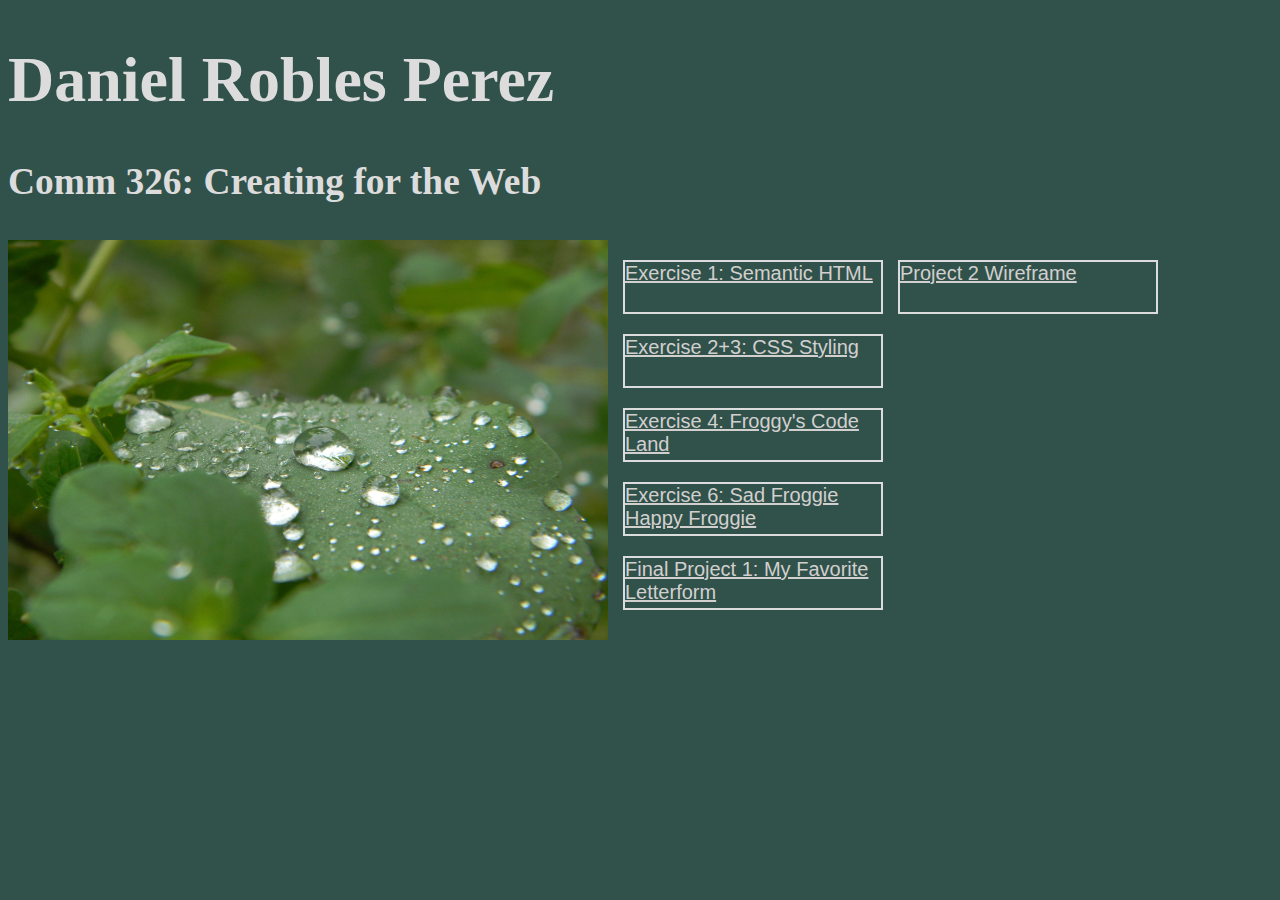
<file: index.html>
<!DOCTYPE html>
<html lang="en" dir="ltr">
  <head>
    <meta charset="utf-8">
    <title>Daniel's Comm 326: Creating for the Web Site</title>
    <link href="assets/index.css" rel="stylesheet">
  </head>
  <body>
    <div id="container">
      <div class="titles">
        <h1>Daniel Robles Perez</h1>
        <h3> Comm 326: Creating for the Web</h3>
      </div>
    </div>

    <div class="info">
        <img src="assets/leafdew-photo.jpg" alt="" style="width:600px;height:400px">
        <div class="links">
          <a href="project-1/index.html">Exercise 1: Semantic HTML</a>
          <a href="project-1/exercise-2.html">Exercise 2+3: CSS Styling</a>
          <a href="project-1/ex4_student_file/index.html">Exercise 4: Froggy's Code Land</a>
          <a href="project-1/exercise-6_student-file/index.html">Exercise 6: Sad Froggie Happy Froggie</a>
          <a href="project-1/exercise-3.html">Final Project 1: My Favorite Letterform</a>
      </div>
      <div class="links-2">
        <a href="project-2/index.html">Project 2 Wireframe</a>

    </div>
    </div>

  </body>
</html>
</file>
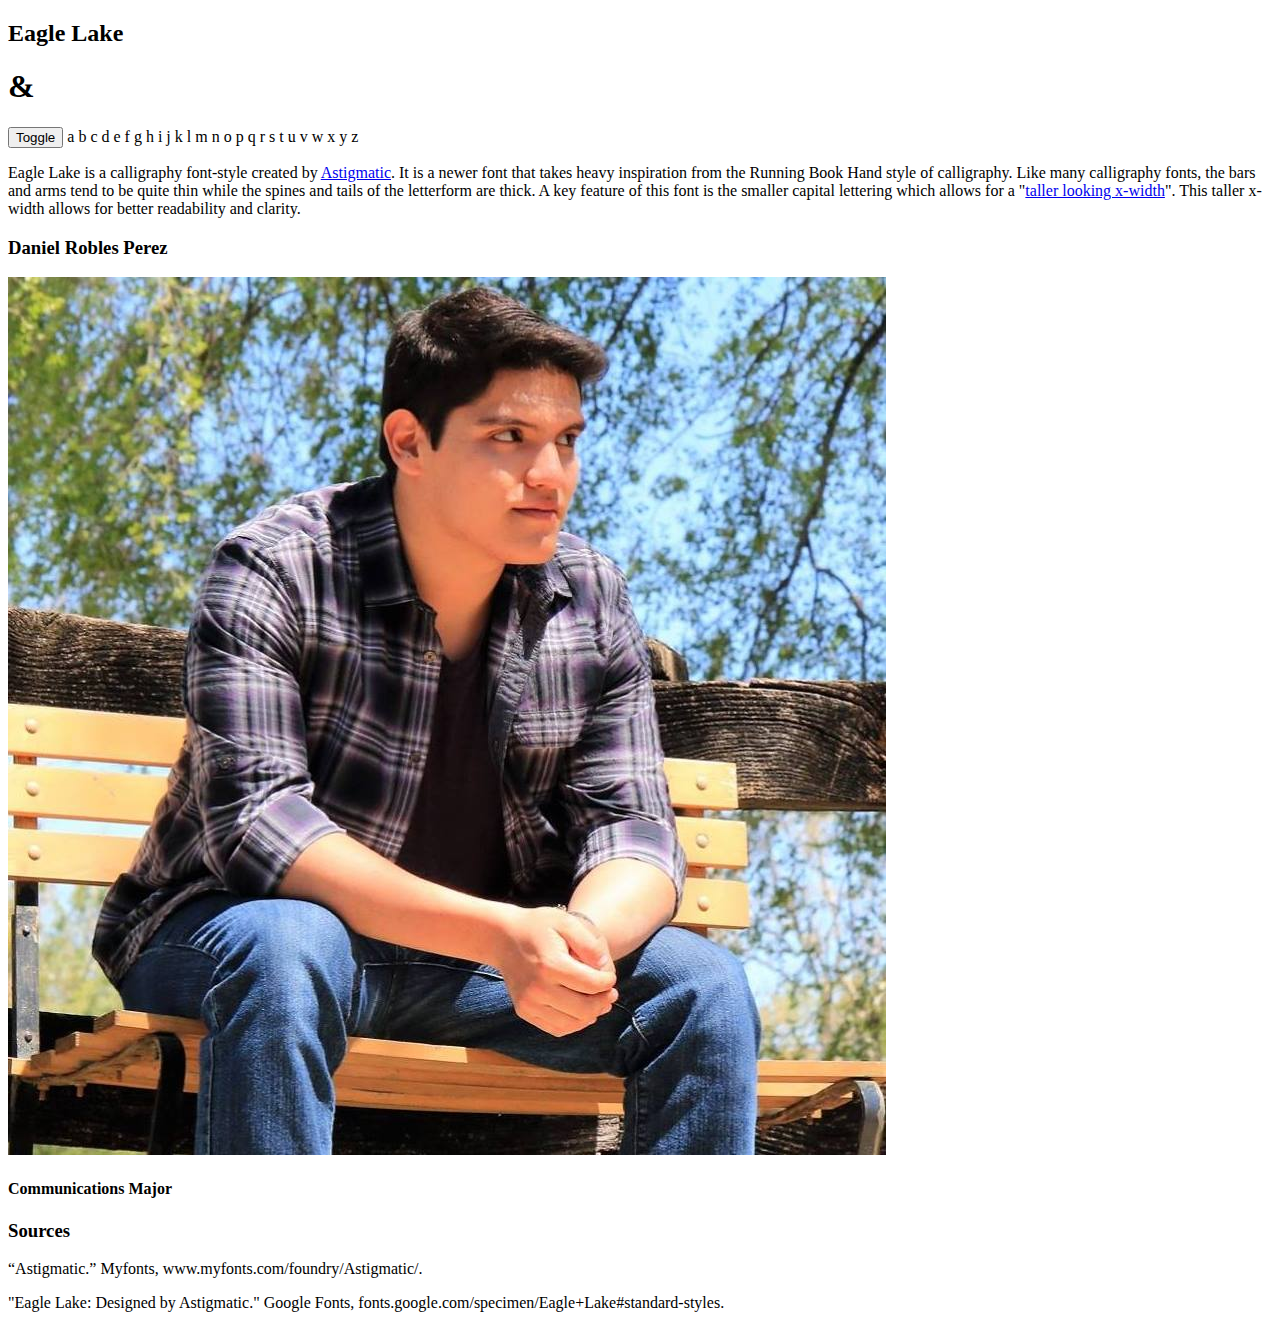
<file: project-1/index.html>
<!DOCTYPE html>
<!DOCTYPE html>
<html lang="en" dir="ltr">
  <head>
    <meta charset="utf-8">
    <title>Exercise 2: Semantic HTML</title>
  </head>

  <body>
    <div>
      <h2>Eagle Lake</h2>
    </div>
    <div>
      <h1>&</h1>

      <button type="button" name="button">Toggle</button>
      a b c d e f g h i j k l m n o p q r s t u v w x y z
      <p>Eagle Lake is a calligraphy font-style created by
        <a href="https://www.myfonts.com/foundry/Astigmatic/">Astigmatic</a>.
        It is a newer font that takes heavy inspiration from the
        Running Book Hand style of calligraphy.
        Like many calligraphy fonts, the bars and arms tend to be
        quite thin while the spines and tails of the letterform are thick.
        A key feature of this font is the smaller capital lettering which
        allows for a "<a href="https://fonts.google.com/specimen/Eagle+Lake#standard-styles">taller looking x-width</a>".
        This taller x-width allows for better readability and clarity.</p>
    </div>
    <div>
      <h3>Daniel Robles Perez</h3>
      <img src="assets/drobles-profile.jpg" alt="">
      <h4> Communications Major</h4>
    </div>
    <div>
      <h3>Sources</h3>
      <p>“Astigmatic.” Myfonts, www.myfonts.com/foundry/Astigmatic/. </p>
      <p>"Eagle Lake: Designed by Astigmatic." Google Fonts, fonts.google.com/specimen/Eagle+Lake#standard-styles. </p>
    </div>
  </body>
</html>
</file>
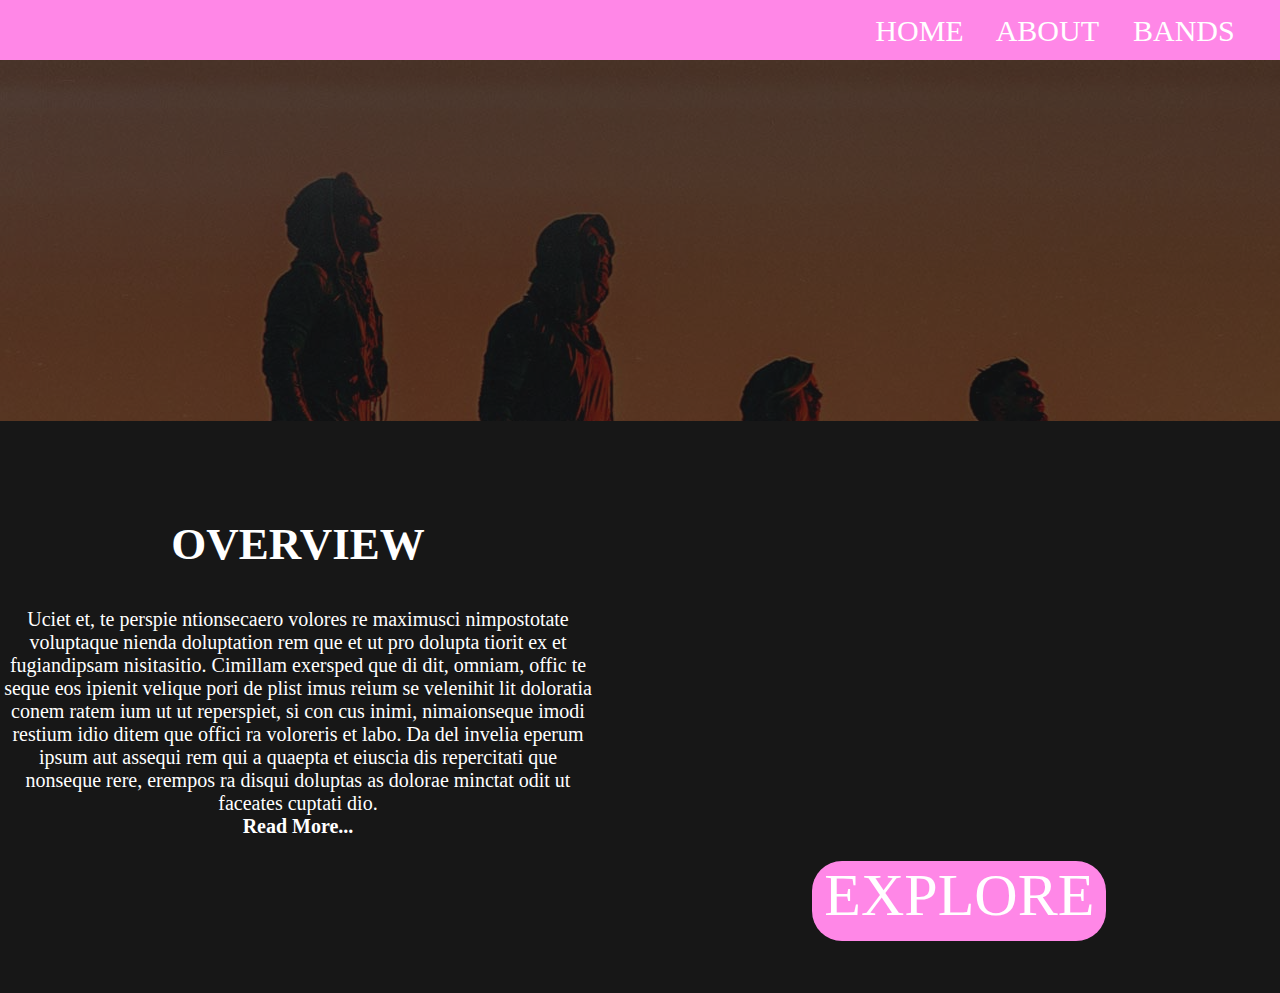
<file: project-2/index.html>
<!DOCTYPE html>
<html lang="en" dir="ltr">
  <head>
    <meta charset="utf-8">
    <title>Project 2 Wireframe</title>
    <link rel="stylesheet" type="text/css" href="assets/styles.css">
  </head>
  <body>
    <div class="nav-bar">
      <nav>
        <div class="dropdown">
          <button class="dropbtn">
            <a href="bands.html"> BANDS </a>
            <i class="fa fa-caret-down"></i>
          </button>
          <div class="dropdown-content">
            <a href="starset.html">Starset</a>
            <a href="bad-suns.html">Bad Suns</a>
            <a href="shinedown.html">Shinedown</a>
          </div>
        </div>
        <a href="about.html"> ABOUT</a>
        <a href="index.html"> HOME</a>
      </nav>
    </div>

    <div class="featured-image" style=" height: 361px; overflow: hidden">
      <img src="assets/Starset-Web-FPC-1.jpg" width="1920" height="1080" alt="">
    </div>

    <div class="container">
      <div class="left-column">
        <h2>OVERVIEW</h2>
        <p>
        Uciet et, te perspie ntionsecaero volores re maximusci nimpostotate
        voluptaque nienda doluptation rem que et ut pro dolupta tiorit ex et
        fugiandipsam nisitasitio. Cimillam exersped que di dit, omniam, offic
        te seque eos ipienit velique pori de plist imus reium se velenihit lit
        doloratia conem ratem ium ut ut reperspiet, si con cus inimi, nimaionseque
        imodi restium idio ditem que offici ra voloreris et labo. Da del invelia
        eperum ipsum aut assequi rem qui a quaepta et eiuscia dis repercitati que
        nonseque rere, erempos ra disqui doluptas as dolorae minctat odit ut
        faceates cuptati dio.
        <br> <a href="about.html"> Read More...</a> <br>
        </p>
      </div>
      <div class="middle-column">
        <nav>
          <a href="bands.html"> EXPLORE</a>
        </nav>
      </div>

      <div class="right-column">
        <h2>MUSIC SHOWCASE</h2>
        <iframe src="https://open.spotify.com/embed/playlist/37i9dQZF1EpjdHGKs15rMB"
        width="300" height="380" frameborder="0"
        allowtransparency="true" allow="encrypted-media"></iframe>

      </div>
    </div>

  </body>
</html>
</file>
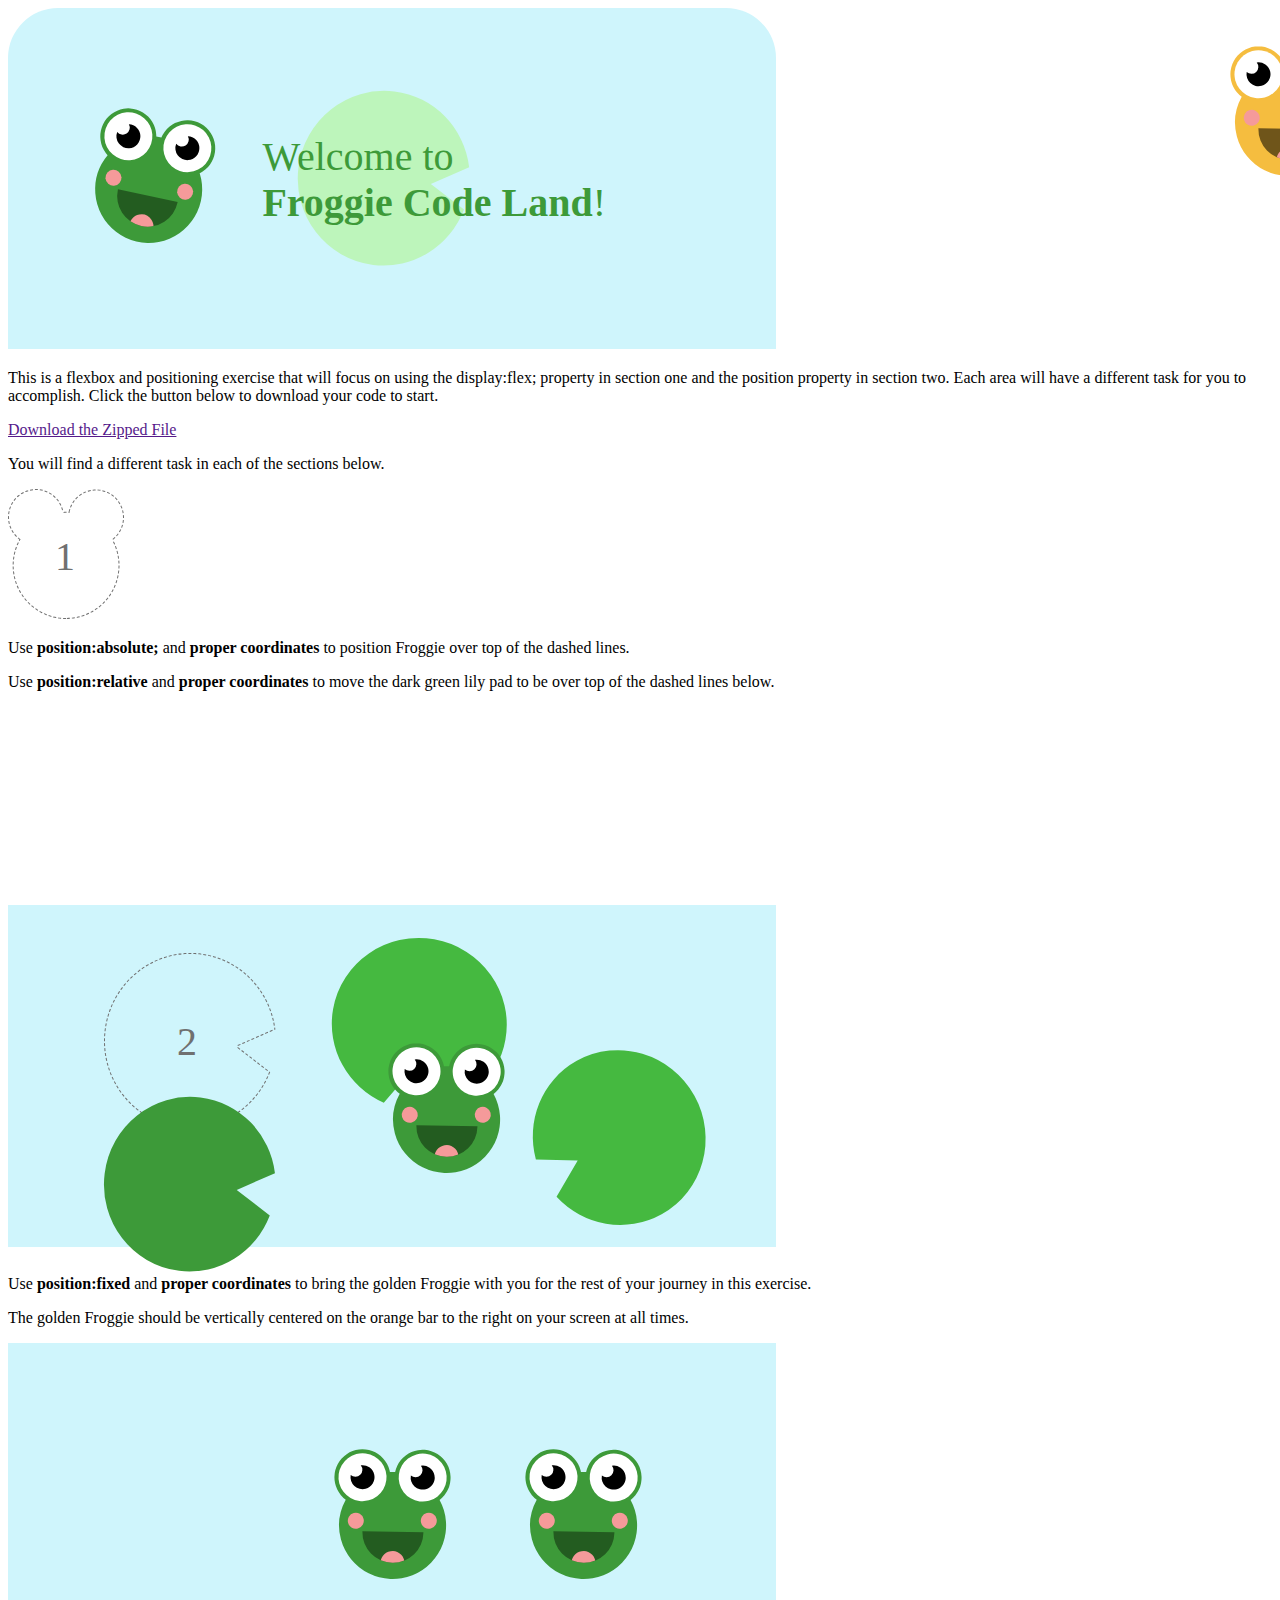
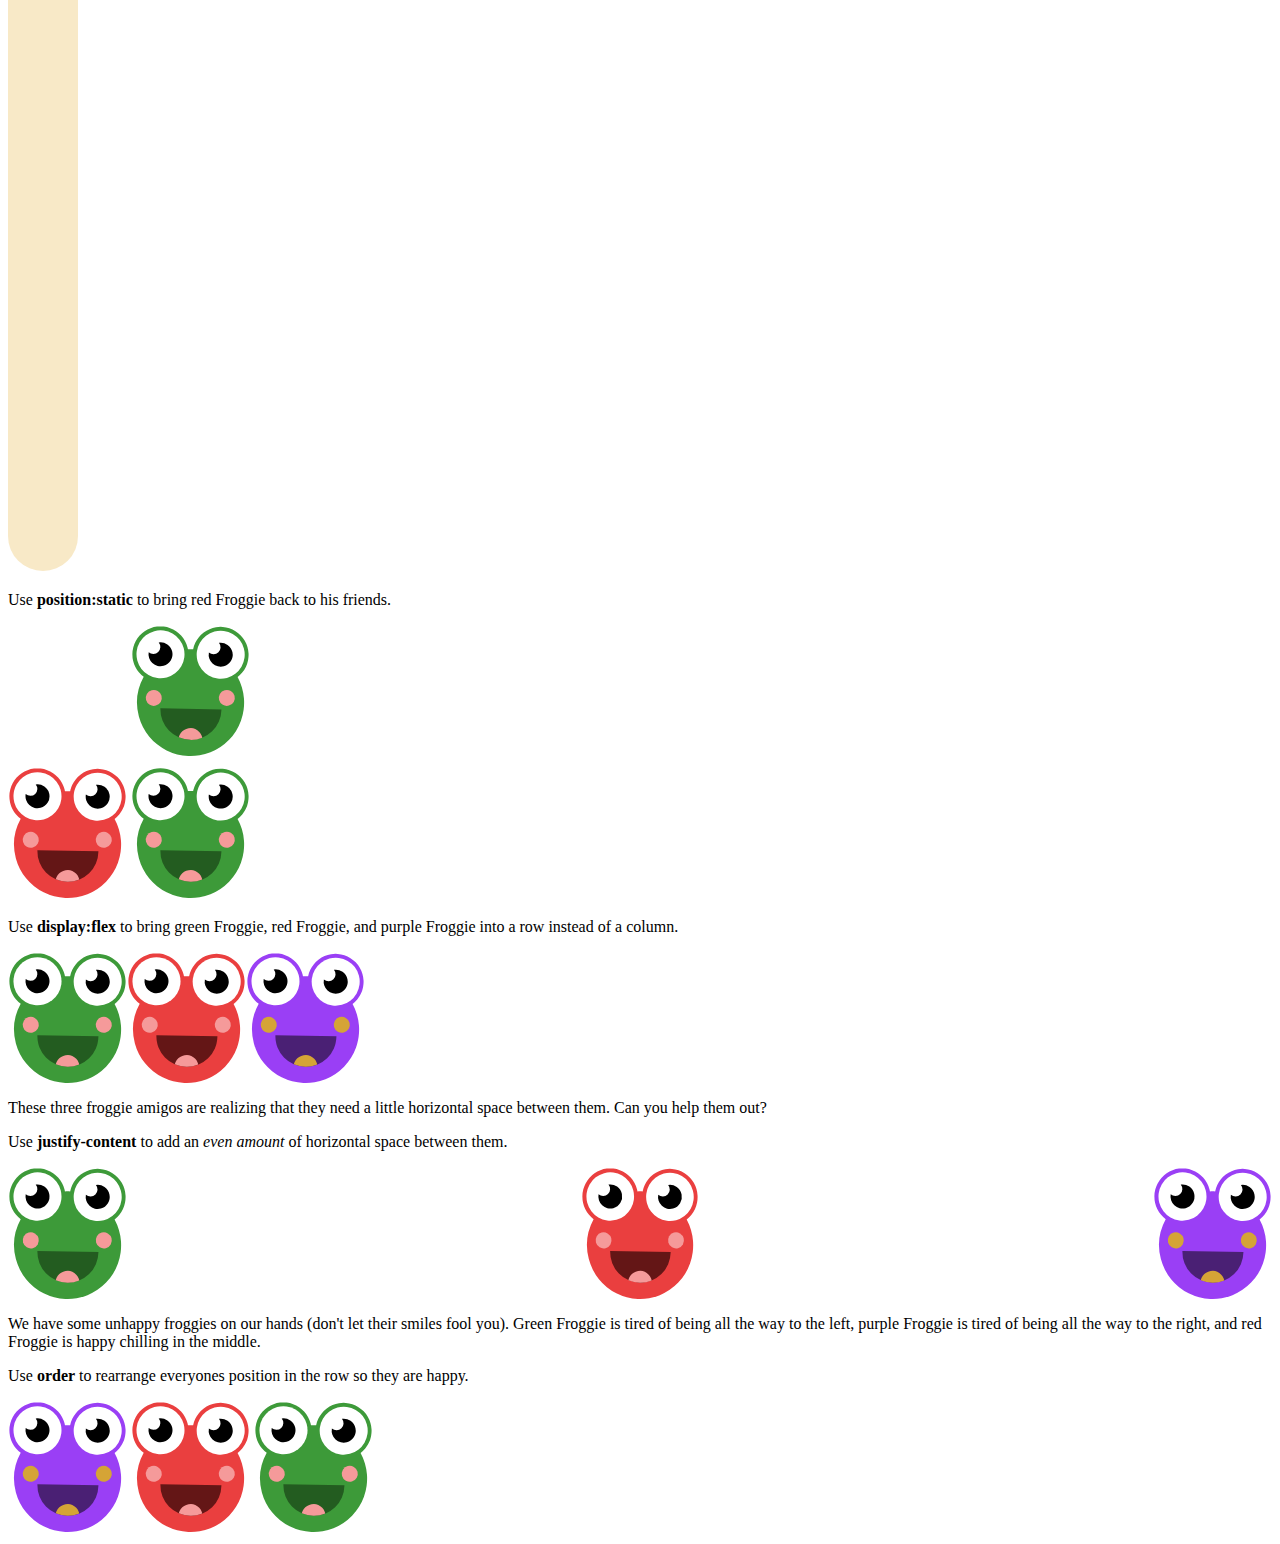
<file: project-1/ex4_student_file/index.html>
<!DOCTYPE html>
<html lang="en" dir="ltr">

<head>
  <meta charset="utf-8">
  <title>Exercise 4: Positioning Objects</title>
  <link href="https://fonts.googleapis.com/css?family=Space+Mono:400,400i,700&display=swap" rel="stylesheet">
  <link rel="stylesheet" href="https://jordanagk.github.io/exercises/exercise-4/ex4_positioning/assets/styles.css">
  <!-- <link rel="stylesheet" href="https://jordanagk.github.io/exercises/exercise-4/ex4_positioning/assets/final-answers.css"> -->
  <link rel="stylesheet" href="assets/your-answers.css">


</head>

<body>
  <div class="container">
    <!-- begin Intro section -->
    <img class="lineup" src="assets/header.svg" alt="">

    <div class="white-paragraph intro-section">
      <p>This is a flexbox and positioning exercise that will focus on using the display:flex; property in section one and the position property in section two. Each area will have a different task for you to accomplish. Click the button below to
        download your code to start.</p>

      <a id="download-button" href="" download>Download the Zipped File</a>

      <p>You will find a different task in each of the sections below.</p>
    </div>
    <!-- end Intro section -->

    <!-- begin Absolute section -->
    <div id="pro-one" class="fix-blue">
      <img src="assets/frog-head-1.svg" alt="">
      <!-- Move the #green-froggie to sit over top of the frog-head-1.svg by using position:absolute and the proper coordinates. -->
      <img id="green-froggie" src="assets/green-froggie.svg" alt="">
      <p>Use <b>position:absolute;</b> and <b>proper coordinates</b> to position Froggie over top of the dashed lines.</p>
    </div>
    <!-- end Absolute Section -->

    <!-- Begin Relative Section -->
    <div class="white-paragraph">
      <p>Use <b>position:relative</b> and <b>proper coordinates</b> to move the dark green lily pad to be over top of the dashed lines below.</p>
    </div>
    <div class="rel-green">
      <!-- Move the #rel-lily-pad to sit over top of the dotted outline with the number 2 by using position:relative and the proper coordinates. -->
      <img id="rel-lily-pad" src="assets/lily-pad.svg" alt="">
    </div>
    <img class="lineup rel-blue" src="assets/rel-blue.svg" alt="">
    <!-- end Relative section -->

    <!-- begin Fixed section -->
    <div class="white-paragraph">
      <p>Use <b>position:fixed</b> and <b>proper coordinates</b> to bring the <span class="froggie gold">golden Froggie</span> with you for the rest of your journey in this exercise.</p>
      <p>The <span class="froggie gold">golden Froggie</span> should be vertically centered on the orange bar to the right on your screen at all times.</p>
    </div>
    <div class="pos-rel fix-blue">
      <img src="assets/fix-blue.svg" alt="">
      <!-- Move the #gold-froggie to sit over top of the orange rounded rectangle on the right side of the screen by using position:fixed and the proper coordinates. -->
      <img id="gold-froggie" src="assets/gold-froggie.svg" alt="">
    </div>
    <img id="fix-rec" class="lineup" src="assets/fix-rounded-rectangle.svg" alt="">
    <!-- end Fixed section -->

    <!-- begin Static section -->
    <div class="white-paragraph">
      <p>Use <b>position:static</b> to bring <span class="red froggie">red Froggie</span> back to his friends.</p>
    </div>
    <img id="red-froggie" src="assets/red-froggie.svg" alt="">
    <img class="dis-blo" src="assets/sta-frogs.svg" alt="">
    <!-- end Static section -->

    <!-- Begin Flexbox Section 1 -->
    <section class="flexbox">
      <div class="white-paragraph">
        <!-- Use display:flex to make all three froggies line up in a row. Remember display:flex needs to be applied to the PARENT element in order to work. -->
        <p>Use <b>display:flex</b> to bring <span class="green froggie">green Froggie</span>, <span class="red froggie">red Froggie</span>, and <span class="purple froggie">purple Froggie</span> into a row instead of a column.</p>
      </div>
      <div class="flexbox-frogs-1">
        <img src="assets/green-froggie.svg" alt="">
        <img src="assets/red-froggie.svg" alt="">
        <img src="assets/purple-froggie.svg" alt="">
      </div>
    </section>
    <!-- end Flexbox Section 1 -->

    <!-- Begin Flexbox Section 2 -->
    <section class="flexbox">
      <div class="white-paragraph">
        <p>These three froggie amigos are realizing that they need a little horizontal space between them. Can you help them out?</p>

        <p>Use <b>justify-content</b> to add an <em>even amount</em> of horizontal space between them.</p>
      </div>
      <div class="flexbox-frogs-2">
        <img src="assets/green-froggie.svg" alt="">
        <img src="assets/red-froggie.svg" alt="">
        <img src="assets/purple-froggie.svg" alt="">
      </div>
    </section>
    <!-- end Flexbox Section 2 -->

    <!-- Begin Flexbox Section 3 -->
    <section class="flexbox">
      <div class="white-paragraph">
        <p>We have some unhappy froggies on our hands (don't let their smiles fool you). <span class="green froggie">Green Froggie</span> is tired of being all the way to the left, <span class="purple froggie">purple Froggie</span> is tired of being all the way to the right, and <span class="red froggie">red Froggie</span> is happy chilling in the middle. </p>

          <p>Use <b>order</b> to rearrange everyones position in the row so they are happy.</p>
      </div>
      <div class="flexbox-frogs-3">
        <img id="unhappy-purple" src="assets/purple-froggie.svg" alt="">
        <img id="happy-red" src="assets/red-froggie.svg" alt="">
        <img id="unhappy-green" src="assets/green-froggie.svg" alt="">
      </div>
    </section>
    <!-- end Flexbox Section 3 -->




  </div>
  <!-- end of .container div -->
</body>

</html>
</file>
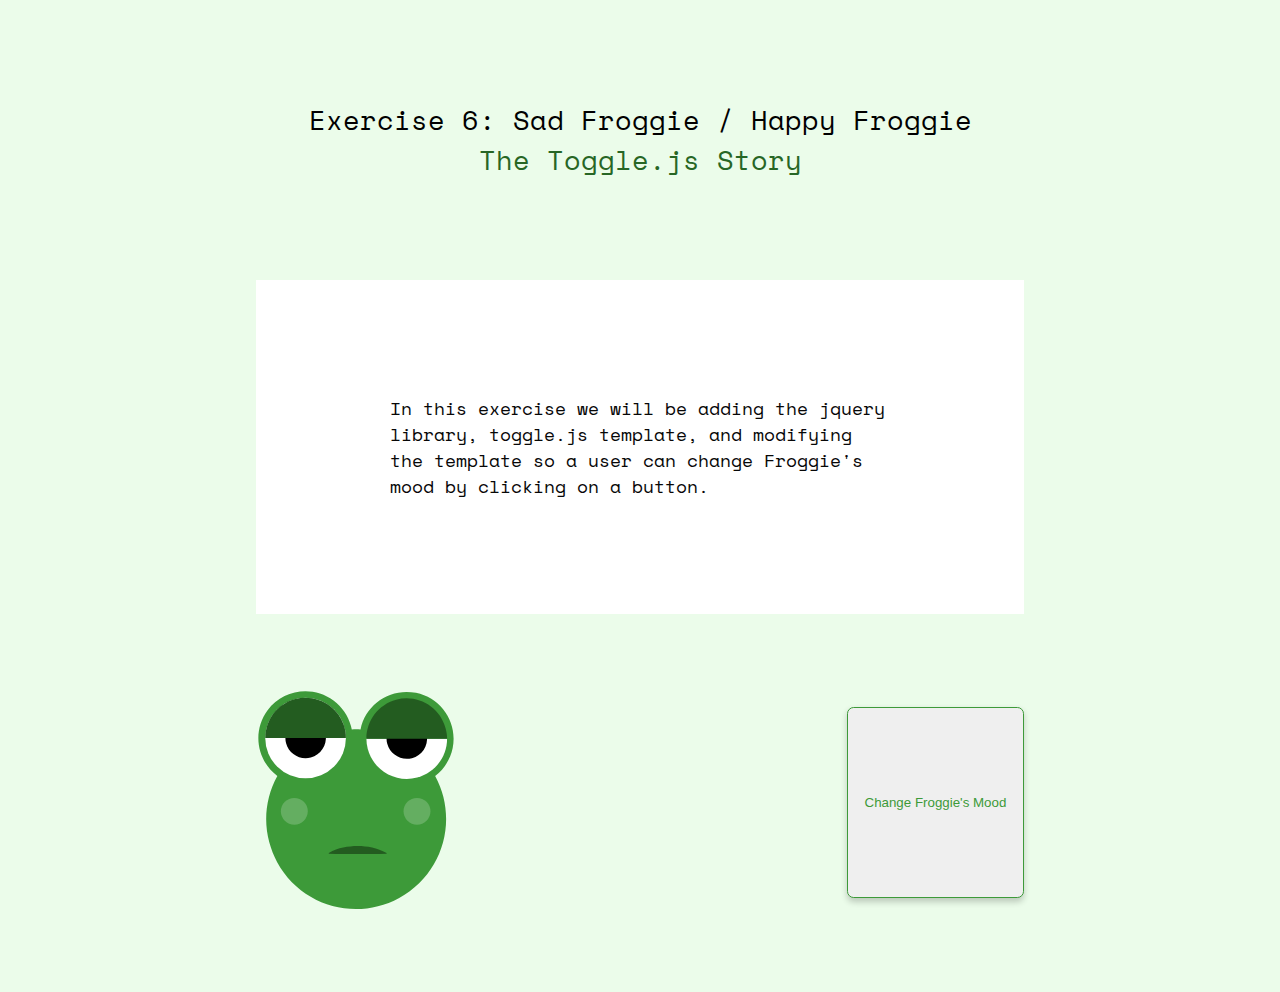
<file: project-1/exercise-6_student-file/index.html>
<!DOCTYPE html>
<html lang="en" dir="ltr">

<head>
  <meta charset="utf-8">
  <title>Exercise 6: Sad Froggie / Happy Froggie</title>
  <link href="https://fonts.googleapis.com/css?family=Space+Mono:400,400i,700&display=swap" rel="stylesheet">
  <link rel="stylesheet" href="assets/styles.css">
  <link rel="stylesheet" href="assets/your-answers.css">
  <!-- We need this jquery library code in order for our toggle.js to work -->
  <script src="https://ajax.googleapis.com/ajax/libs/jquery/1.12.4/jquery.min.js"></script>
  <!-- toggle.js MUST come after the Google API otherwise it will not work. The browser window can't read toggle.js without loading the Google API first. -->
  <script src="assets/toggle.js" charset="utf-8"></script>
</head>

<body>
  <div class="container">
    <h1>Exercise 6: Sad Froggie / Happy Froggie<br>
      <span>The Toggle.js Story</span>
    </h1>
    <p class="white-paragraph intro section">In this exercise we will be adding the jquery library, toggle.js template, and modifying the template so a user can change Froggie's mood by clicking on a button.</p>
    <div class="flexbox">
      <div class="froggie-container">
        <img id="sad_froggie" src="assets/sad_froggie.svg" alt="Vector illustration of a sad Green Froggie">
        <img id="happy_froggie" src="assets/happy_froggie.svg" alt="Vector illustration of a happy Green Froggie">
      </div>
      <button id="toggle_button" type="button" name="button">Change Froggie's Mood</button>
    </div>
  </div>
</body>

</html>
</file>
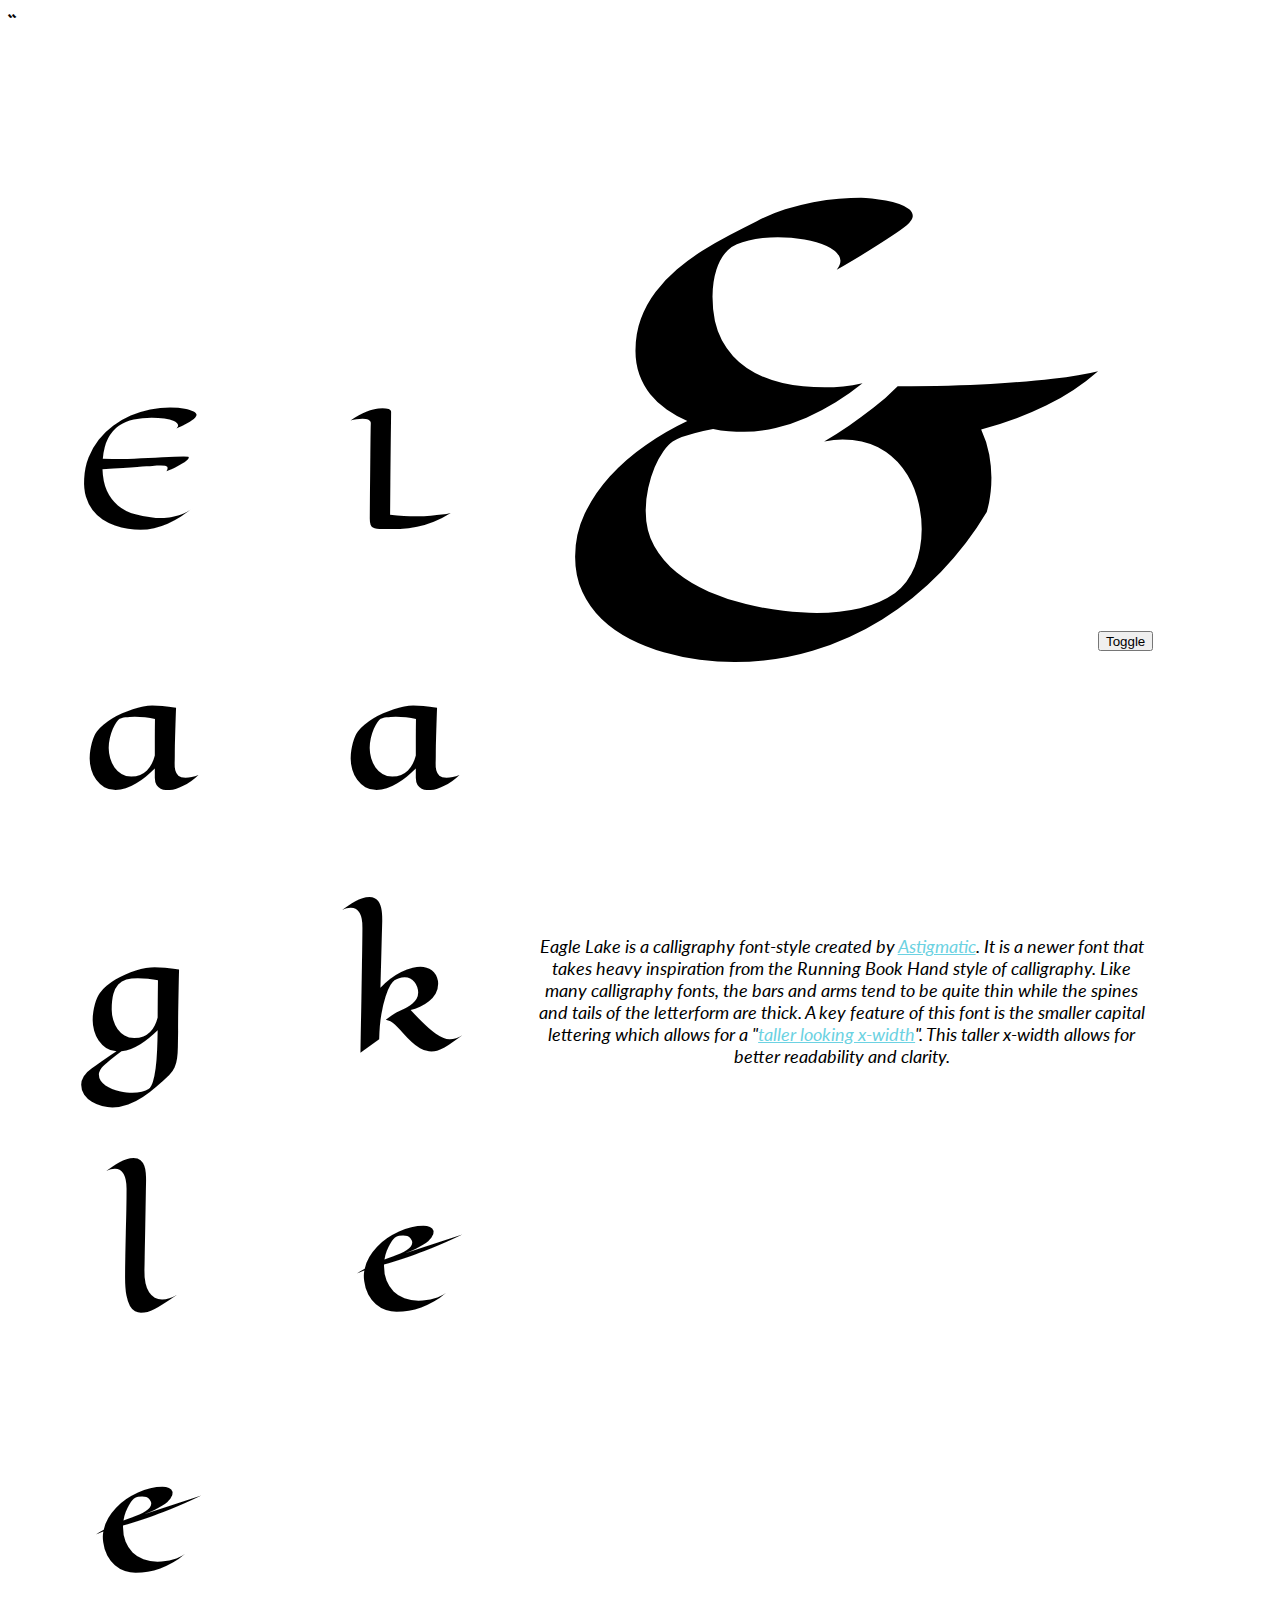
<file: project-1/exercise-2.html>
<!DOCTYPE html>
<!DOCTYPE html>
<html lang="en" dir="ltr">
  <head>
    <meta charset="utf-8">
    <title>Exercise 2: HTML</title>``
    <link href="https://fonts.googleapis.com/css2?family=Eagle+Lake&display=swap" rel="stylesheet">
    <link href="https://fonts.googleapis.com/css2?family=Lato:ital,wght@0,100;0,300;0,400;0,700;0,900;1,100;1,300;1,400;1,700;1,900&display=swap" rel="stylesheet">
    <link rel="stylesheet" type="text/css" href="assets/styles.css">
  </head>
  <body>
    <div id="container">
      <div class="left-column">
        <h2>Eagle Lake</h2>
      </div>
      <div class="middle-column">
        <section class="letter-container">
          <h1>&</h1>
          <button type="button" name="button" style=" height: 20px;">Toggle</button>
        </section>
        <p>Eagle Lake is a calligraphy font-style created by
          <a href="https://www.myfonts.com/foundry/Astigmatic/">Astigmatic</a>.
          It is a newer font that takes heavy inspiration from the
          Running Book Hand style of calligraphy.
          Like many calligraphy fonts, the bars and arms tend to be
          quite thin while the spines and tails of the letterform are thick.
          A key feature of this font is the smaller capital lettering which
          allows for a "<a href="https://fonts.google.com/specimen/Eagle+Lake#standard-styles">taller looking x-width</a>".
          This taller x-width allows for better readability and clarity.
        </p>
      </div>
      <div class="right-column">
        <div class="character-highlights">
          a b c d e f g h i j k l m n o p q r s t u v w x y z
        </div>
        <h3>Daniel Robles Perez</h3>
        <div class="image-subheader">
          <img src="assets/drobles-profile.jpg" alt="">
          <h4> Communications Major</h4>
        </div>
        <div class="sources">
          <h3>Sources</h3>
          <p>“Astigmatic.” Myfonts, www.myfonts.com/foundry/Astigmatic/.</p>
          <p>"Eagle Lake: Designed by Astigmatic." Google Fonts,
            fonts.google.com/specimen/Eagle+Lake#standard-styles.</p>
        </div>
      </div>
    </div>
  </body>
</html>
</file>
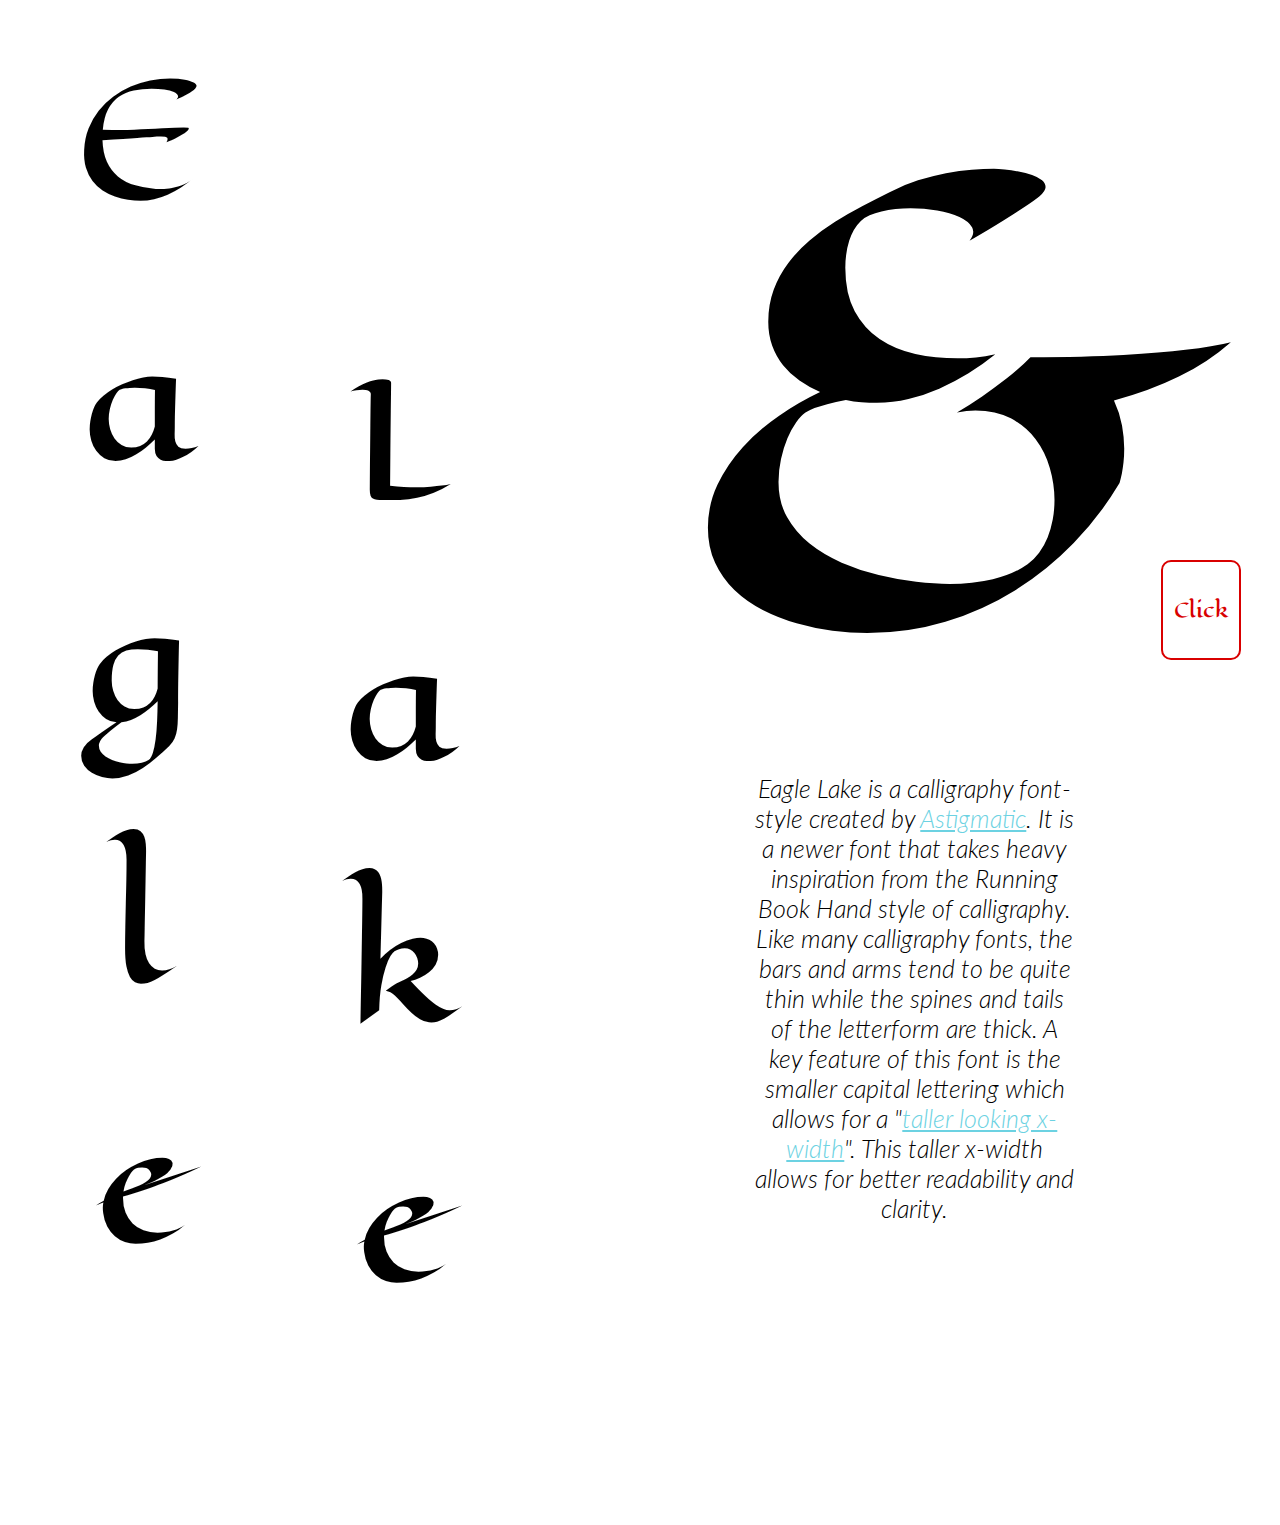
<file: project-1/exercise-3.html>
<!DOCTYPE html>
<html lang="en" dir="ltr">
  <head>
    <meta charset="utf-8">
    <title>Exercise 3: HTML</title>
    <link href="https://fonts.googleapis.com/css2?family=Eagle+Lake&display=swap" rel="stylesheet">
    <link href="https://fonts.googleapis.com/css2?family=Lato:ital,wght@0,100;0,300;0,400;0,700;0,900;1,100;1,300;1,400;1,700;1,900&display=swap" rel="stylesheet">
    <link rel="stylesheet" type="text/css" href="assets/styles.css">
    <script src="https://ajax.googleapis.com/ajax/libs/jquery/1.12.4/jquery.min.js"></script>
    <script src="assets/toggle.js" charset="utf-8"></script>
  </head>

  <body>
    <div id="container">
      <div class="left-column">
        <h2>Eagle</h2>
        <h2>Lake</h2>
      </div>
      <div class="middle-column">
        <section class="letter-container">
          <h1>&</h1>
          <img id="letter-analysis" src="assets/letterform-analysis.png">
          <button id="toggle_button" type="button" name="button">Click</button>
        </section>
        <p id="main-bodycopy">Eagle Lake is a calligraphy font-style created by
          <a href="https://www.myfonts.com/foundry/Astigmatic/">Astigmatic</a>.
          It is a newer font that takes heavy inspiration from the
          Running Book Hand style of calligraphy.
          Like many calligraphy fonts, the bars and arms tend to be
          quite thin while the spines and tails of the letterform are thick.
          A key feature of this font is the smaller capital lettering which
          allows for a "<a href="https://fonts.google.com/specimen/Eagle+Lake#standard-styles">taller looking x-width</a>".
          This taller x-width allows for better readability and clarity.
        </p>
      </div>
      <div class="right-column">
        <div class="character-highlights">
          a b c d e f g h i j k l m n o p q r s t u v w x y z 1 2 3 4 5 6 7 8 9 0
        </div>
        <div class="character-border">
        </div>
        <h3>Daniel Robles Perez</h3>
        <div class="image-subheader">
          <img src="assets/drobles-profile-resize.jpg" alt="" style="width:300px;height:300px">
          <h4> Communications Major</h4>
        </div>
        <div class="sources">
          <h3>Sources</h3>
          <p>“Astigmatic.” Myfonts, www.myfonts.com/foundry/Astigmatic/.</p>
          <p>"Eagle Lake: Designed by Astigmatic." Google Fonts,
            fonts.google.com/specimen/Eagle+Lake#standard-styles.</p>
        </div>
      </div>
    </div>
  </body>
</html>
</file>
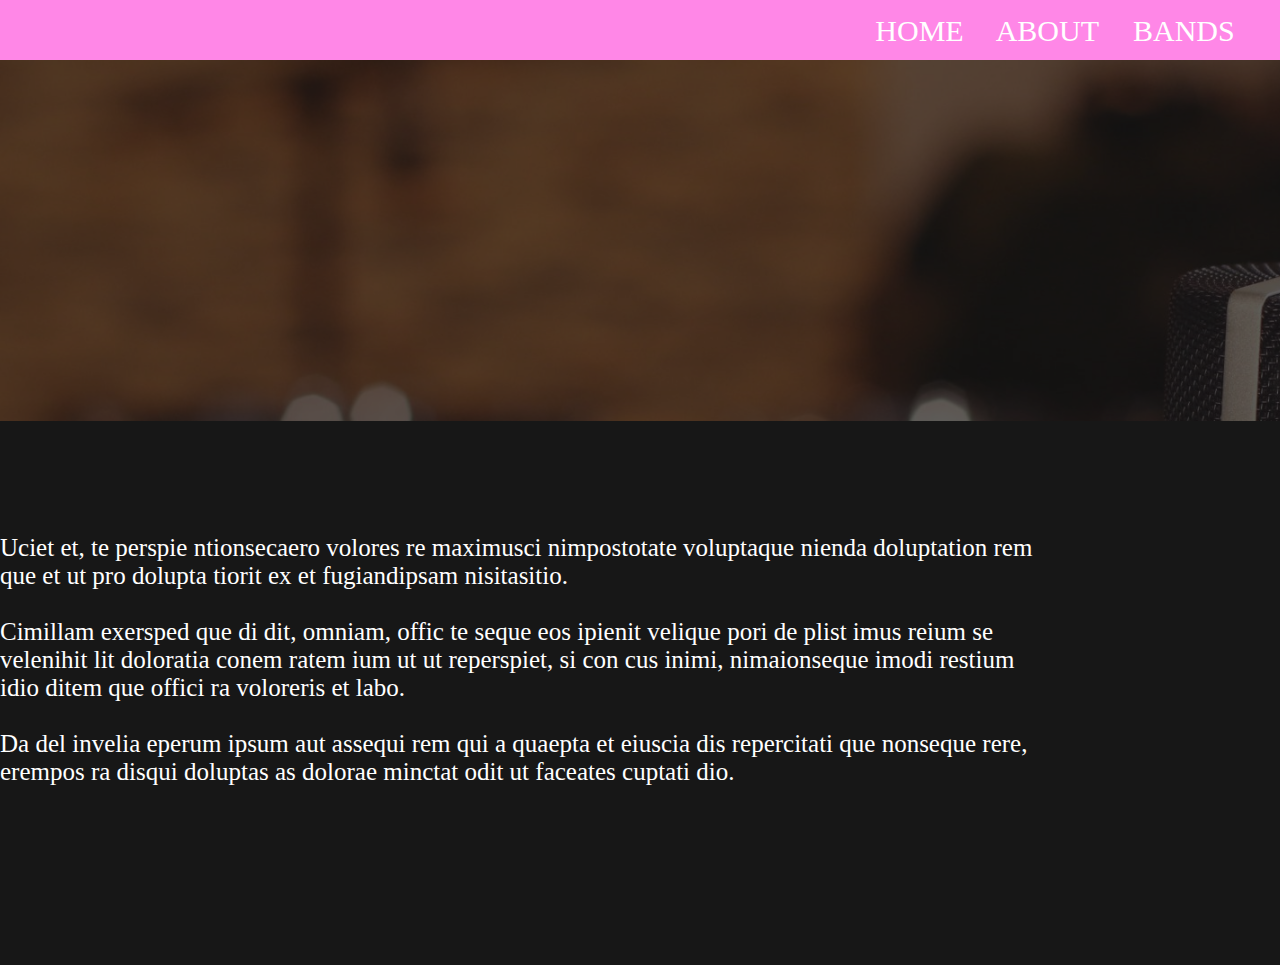
<file: project-2/about.html>
<!DOCTYPE html>
<html lang="en" dir="ltr">
  <head>
    <meta charset="utf-8">
    <title>Project 2 Wireframe</title>
    <link rel="stylesheet" type="text/css" href="assets/styles.css">
  </head>
  <body>
    <div class="nav-bar">
      <nav>
        <div class="dropdown">
          <button class="dropbtn">
            <a href="bands.html"> BANDS </a>
            <i class="fa fa-caret-down"></i>
          </button>
          <div class="dropdown-content">
            <a href="starset.html">Starset</a>
            <a href="band-suns.html">Bad Suns</a>
            <a href="shindown.html">Shinedown</a>
          </div>
        </div>
        <a href="about.html"> ABOUT</a>
        <a href="index.html"> HOME</a>
      </nav>
    </div>

    <div class="featured-image" style=" height: 361px; overflow: hidden">
      <img src="assets/Mic background.jpg" width="1920" height="1080" alt="">
      <div class="bottom-left">Bottom Left</div>
      <div class="top-left">Top Left</div>
      <div class="top-right">Top Right</div>
      <div class="bottom-right">Bottom Right</div>
      <div class="centered">Centered</div>
    </div>

    <div class="container">
      <div class="bio">
        <p>
          <br> Uciet et, te perspie ntionsecaero volores re maximusci nimpostotate
          voluptaque nienda doluptation rem que et ut pro dolupta tiorit ex et
          fugiandipsam nisitasitio.<br>
          <br> Cimillam exersped que di dit, omniam, offic te seque eos ipienit velique
          pori de plist imus reium se velenihit lit doloratia conem ratem ium ut
          ut reperspiet, si con cus inimi, nimaionseque imodi restium idio ditem
          que offici ra voloreris et labo. <br>
          <br> Da del invelia eperum ipsum aut assequi rem qui a quaepta et eiuscia
          dis repercitati que nonseque rere, erempos ra disqui doluptas as
          dolorae minctat odit ut faceates cuptati dio. <br>
        </p>
      </div>

      <div class="right-column">
        <img src="assets/band photo.jpg" width="480" height="480" alt="">

      </div>
    </div>

  </body>
</html>
</file>
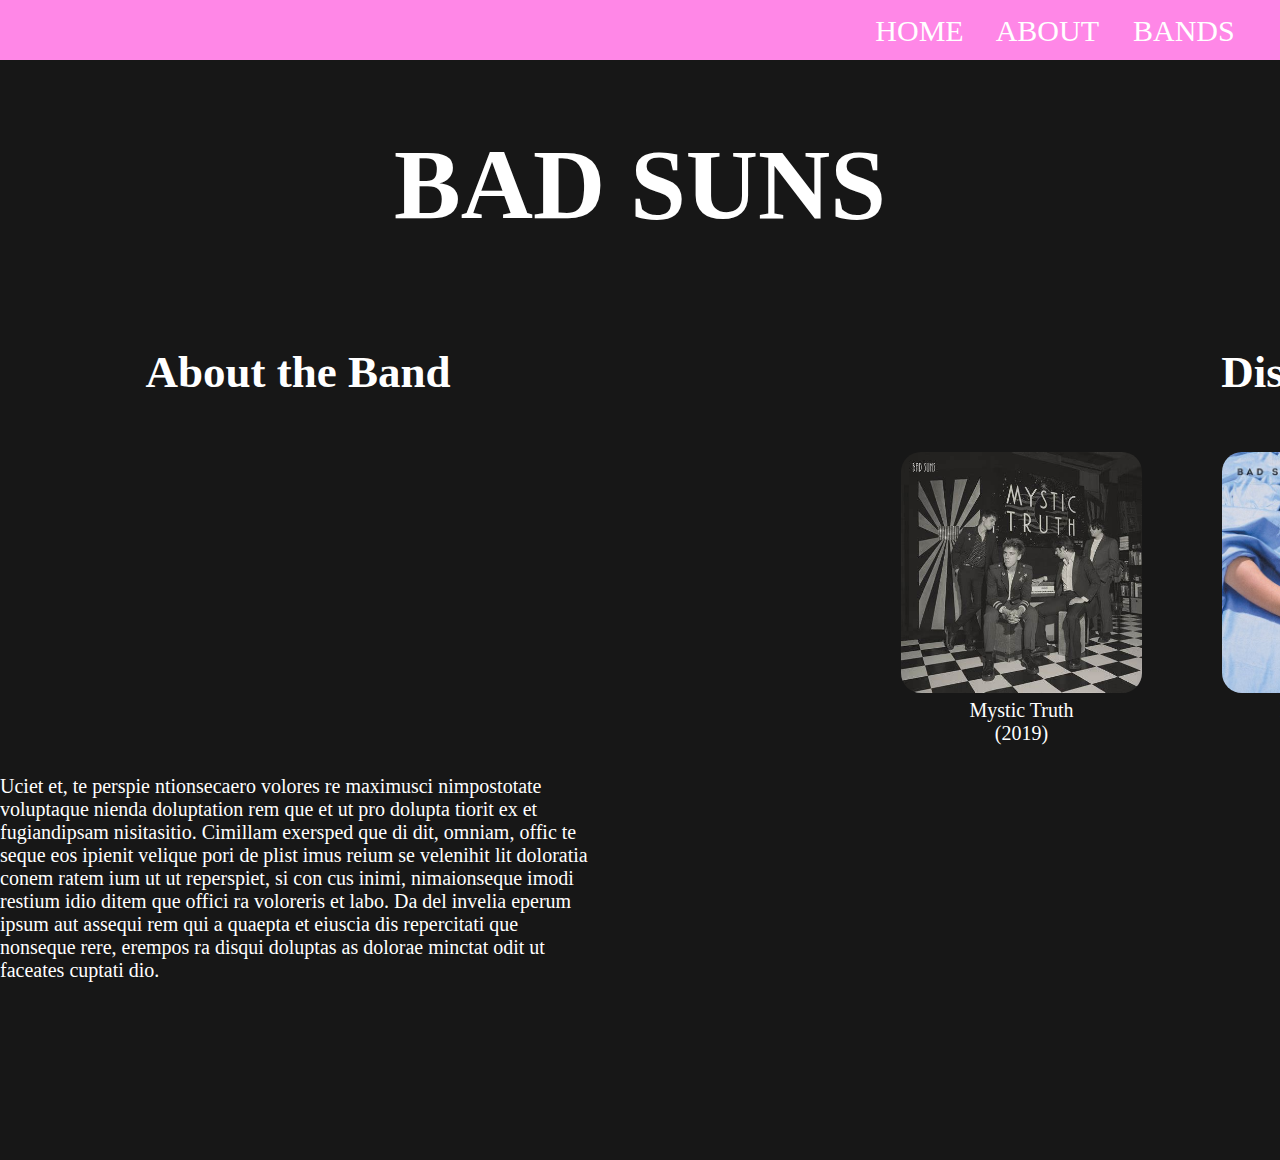
<file: project-2/bad-suns.html>
<!DOCTYPE html>
<html lang="en" dir="ltr">
  <head>
    <meta charset="utf-8">
    <title>Project 2 Wireframe</title>
    <link rel="stylesheet" type="text/css" href="assets/styles.css">
  </head>
  <body>
    <div class="nav-bar">
      <nav>
        <div class="dropdown">
          <button class="dropbtn">
            <a href="bands.html"> BANDS </a>
            <i class="fa fa-caret-down"></i>
          </button>
          <div class="dropdown-content">
            <a href="starset.html">Starset</a>
            <a href="bad-suns.html">Bad Suns</a>
            <a href="shinedown.html">Shinedown</a>
          </div>
        </div>
        <a href="about.html"> ABOUT</a>
        <a href="index.html"> HOME</a>
      </nav>
    </div>

    <h1> BAD SUNS</h1>

    <div class="container">
      <div class="band-bio">
        <h2>About the Band</h2>
        <iframe width="560" height="315" src="https://www.youtube.com/embed/mFY2kqLvF28" frameborder="0" allow="accelerometer; autoplay; clipboard-write; encrypted-media; gyroscope; picture-in-picture" allowfullscreen></iframe>
        <p>
        Uciet et, te perspie ntionsecaero volores re maximusci nimpostotate
        voluptaque nienda doluptation rem que et ut pro dolupta tiorit ex et
        fugiandipsam nisitasitio. Cimillam exersped que di dit, omniam, offic
        te seque eos ipienit velique pori de plist imus reium se velenihit lit
        doloratia conem ratem ium ut ut reperspiet, si con cus inimi, nimaionseque
        imodi restium idio ditem que offici ra voloreris et labo. Da del invelia
        eperum ipsum aut assequi rem qui a quaepta et eiuscia dis repercitati que
        nonseque rere, erempos ra disqui doluptas as dolorae minctat odit ut
        faceates cuptati dio.
        </p>
      </div>

      <div class="right-column">
        <h2>Discography</h2>
        <div class= "discography">
          <figure>
            <img src="assets/MysticTruth_Album.jpg" alt="" style="width:241px;height:241px">
            <figcaption>Mystic Truth <br>(2019)<br></figcaption>
          </figure>
          <figure>
            <img src="assets/BadSuns_Album.jpg" alt="" style="width:241px;height:241px">
            <figcaption>Disappear Here <br>(2016)<br></figcaption>
          </figure>
          <figure>
            <img src="assets/BadSuns_LanguageAndPerspective.jpg" alt="" style="width:241px;height:241px">
            <figcaption>Language & Perspective <br>(2014)<br></figcaption>
          </figure>
        </div>
      </div>
    </div>

  </body>
</html>
</file>
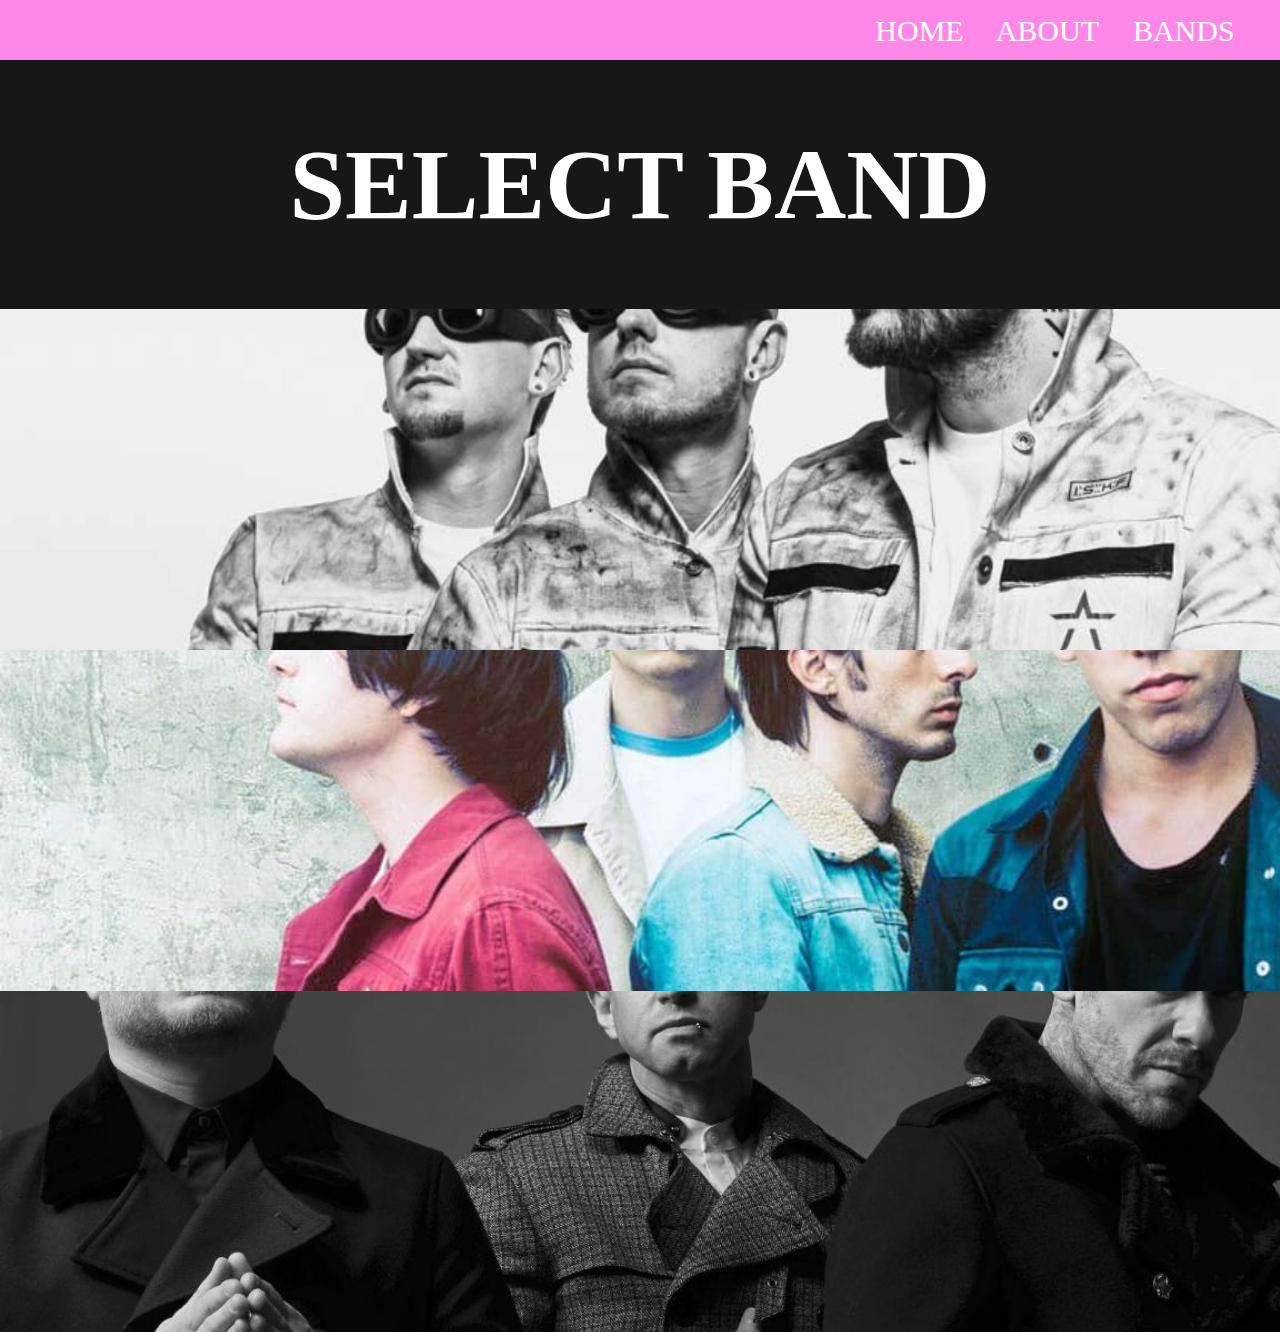
<file: project-2/bands.html>
<!DOCTYPE html>
<html lang="en" dir="ltr">
  <head>
    <meta charset="utf-8">
    <title>Project 2 Wireframe</title>
    <link rel="stylesheet" type="text/css" href="assets/styles.css">
    <script src="https://code.jquery.com/jquery-3.5.0.js"></script>
    <script src="assets/hover.js"></script>
  </head>
  <body>
    <div class="nav-bar">
      <nav>
        <div class="dropdown">
          <button class="dropbtn">
            <a href="bands.html"> BANDS </a>
            <i class="fa fa-caret-down"></i>
          </button>
          <div class="dropdown-content">
            <a href="starset.html">Starset</a>
            <a href="bad-suns.html">Bad Suns</a>
            <a href="shinedown.html">Shinedown</a>
          </div>
        </div>
        <a href="about.html"> ABOUT</a>
        <a href="index.html"> HOME</a>
      </nav>
    </div>

    <h1> SELECT BAND</h1>

    <div class="banner">
      <div class="hero-image" id="starset">
        <div class="starset-overlay">
        </div>
        <h2 class="starset-header hero-text">
          <a href="starset.html"> STARSET </a></h2>
      </div>
      <div class="hero-image" id="bad-suns">
        <div class="badsuns-overlay">
        </div>
        <h2 class="badsuns-header hero-text">
          <a href="bad-suns.html"> BAD SUNS </a></h2>
      </div>
      <div class="hero-image" id= "shinedown">
        <div class="shinedown-overlay">
        </div>
        <h2 class="shinedown-header hero-text">
          <a href="shinedown.html"> SHINEDOWN </a></h2>
      </div>
    </div>

  </body>
</html>
</file>
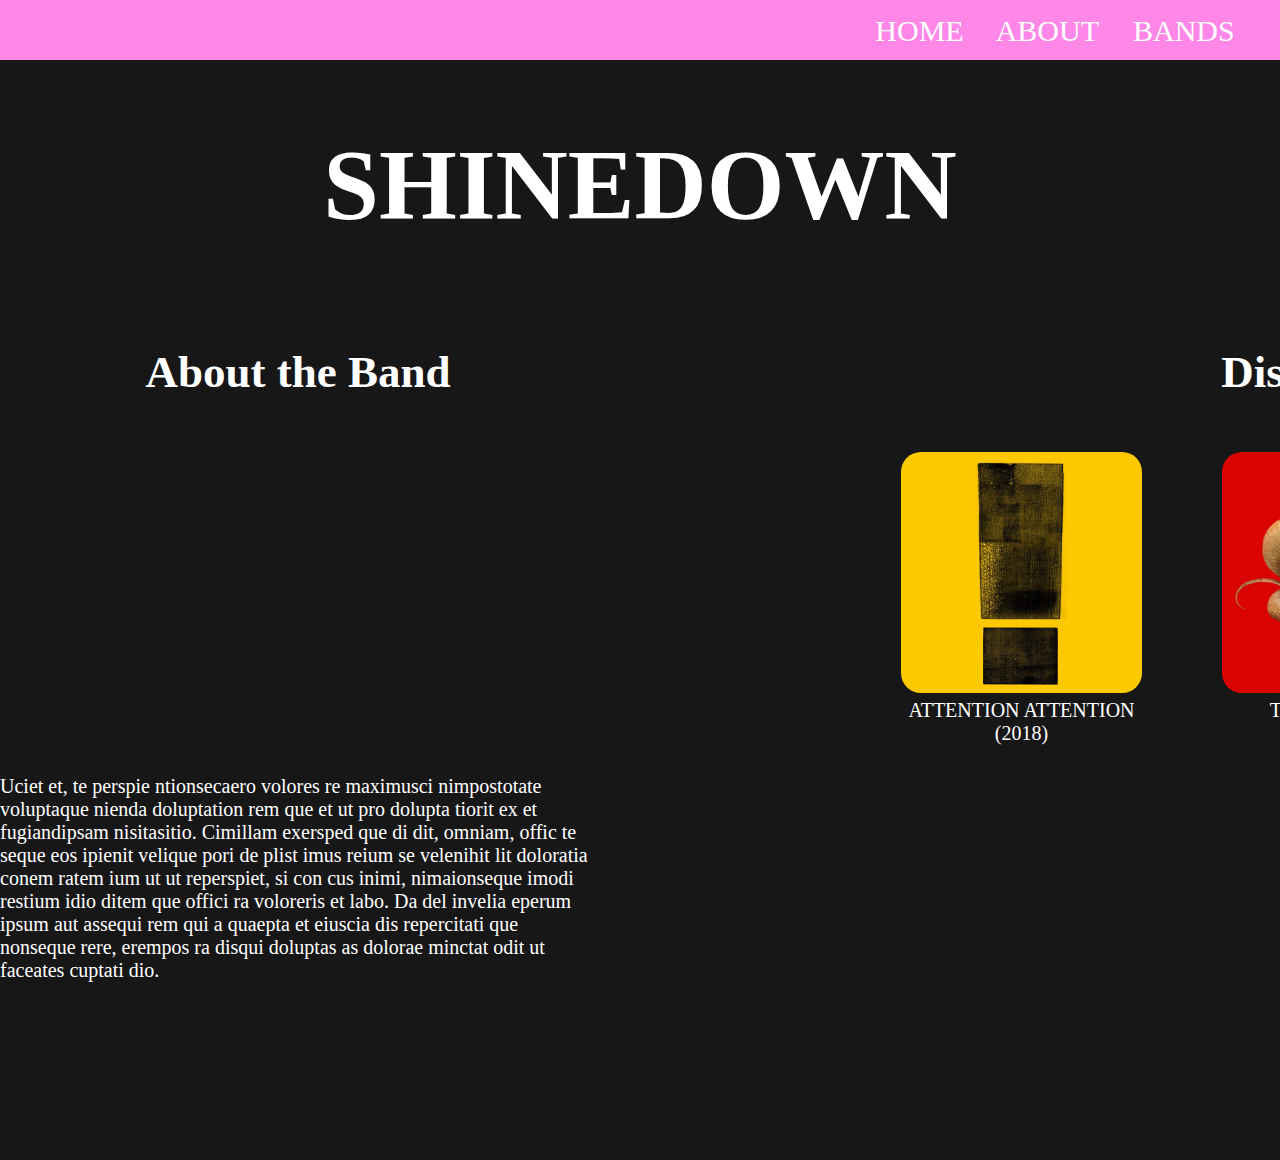
<file: project-2/shinedown.html>
<!DOCTYPE html>
<html lang="en" dir="ltr">
  <head>
    <meta charset="utf-8">
    <title>Project 2 Wireframe</title>
    <link rel="stylesheet" type="text/css" href="assets/styles.css">
  </head>
  <body>
    <div class="nav-bar">
      <nav>
        <div class="dropdown">
          <button class="dropbtn">
            <a href="bands.html"> BANDS </a>
            <i class="fa fa-caret-down"></i>
          </button>
          <div class="dropdown-content">
            <a href="starset.html">Starset</a>
            <a href="bad-suns.html">Bad Suns</a>
            <a href="shinedown.html">Shinedown</a>
          </div>
        </div>
        <a href="about.html"> ABOUT</a>
        <a href="index.html"> HOME</a>
      </nav>
    </div>

    <h1> SHINEDOWN</h1>

    <div class="container">
      <div class="band-bio">
        <h2>About the Band</h2>
        <iframe width="560" height="315" src="https://www.youtube.com/embed/WHTGZAk7HR0" frameborder="0" allow="accelerometer; autoplay; clipboard-write; encrypted-media; gyroscope; picture-in-picture" allowfullscreen></iframe>
        <p>
        Uciet et, te perspie ntionsecaero volores re maximusci nimpostotate
        voluptaque nienda doluptation rem que et ut pro dolupta tiorit ex et
        fugiandipsam nisitasitio. Cimillam exersped que di dit, omniam, offic
        te seque eos ipienit velique pori de plist imus reium se velenihit lit
        doloratia conem ratem ium ut ut reperspiet, si con cus inimi, nimaionseque
        imodi restium idio ditem que offici ra voloreris et labo. Da del invelia
        eperum ipsum aut assequi rem qui a quaepta et eiuscia dis repercitati que
        nonseque rere, erempos ra disqui doluptas as dolorae minctat odit ut
        faceates cuptati dio.
        </p>
      </div>

      <div class="right-column">
        <h2>Discography</h2>
        <div class= "discography">
          <figure>
            <img src="assets/ATTENTION ATTENTION.jpg" alt="" style="width:241px;height:241px">
            <figcaption>ATTENTION ATTENTION <br>(2018)<br></figcaption>
          </figure>
          <figure>
            <img src="assets/Threat-to-Survival-1.jpg" alt="" style="width:241px;height:241px">
            <figcaption>Threat to Survival <br>(2015)<br></figcaption>
          </figure>
          <figure>
            <img src="assets/Amaryllis.jpg" alt="" style="width:241px;height:241px">
            <figcaption>Amaryllis <br>(2012)<br></figcaption>
          </figure>
        </div>
      </div>
    </div>

  </body>
</html>
</file>
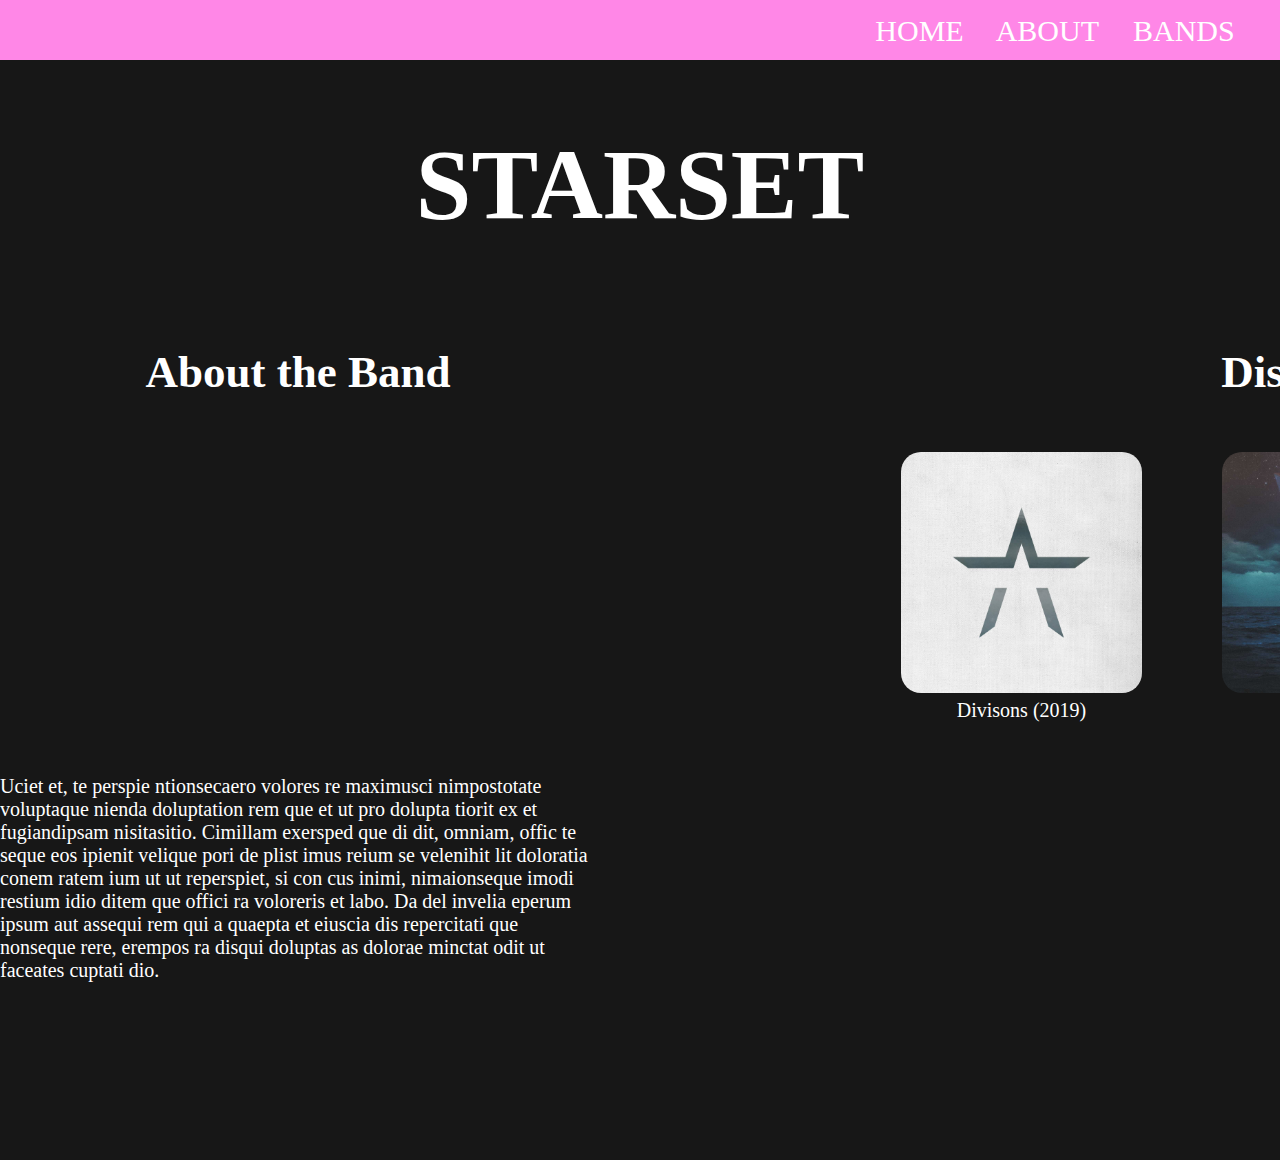
<file: project-2/starset.html>
<!DOCTYPE html>
<html lang="en" dir="ltr">
  <head>
    <meta charset="utf-8">
    <title>Project 2 Wireframe</title>
    <link rel="stylesheet" type="text/css" href="assets/styles.css">
  </head>
  <body>
    <div class="nav-bar">
      <nav>
        <div class="dropdown">
          <button class="dropbtn">
            <a href="bands.html"> BANDS </a>
            <i class="fa fa-caret-down"></i>
          </button>
          <div class="dropdown-content">
            <a href="starset.html">Starset</a>
            <a href="bad-suns.html">Bad Suns</a>
            <a href="shinedown.html">Shinedown</a>
          </div>
        </div>
        <a href="about.html"> ABOUT</a>
        <a href="index.html"> HOME</a>
      </nav>
    </div>

    <h1> STARSET</h1>

    <div class="container">
      <div class="band-bio">
        <h2>About the Band</h2>
        <iframe width="560" height="315" src="https://www.youtube.com/embed/FGZz-pEG2-c" frameborder="0" allow="accelerometer; autoplay; clipboard-write; encrypted-media; gyroscope; picture-in-picture" allowfullscreen></iframe>
        <p>
        Uciet et, te perspie ntionsecaero volores re maximusci nimpostotate
        voluptaque nienda doluptation rem que et ut pro dolupta tiorit ex et
        fugiandipsam nisitasitio. Cimillam exersped que di dit, omniam, offic
        te seque eos ipienit velique pori de plist imus reium se velenihit lit
        doloratia conem ratem ium ut ut reperspiet, si con cus inimi, nimaionseque
        imodi restium idio ditem que offici ra voloreris et labo. Da del invelia
        eperum ipsum aut assequi rem qui a quaepta et eiuscia dis repercitati que
        nonseque rere, erempos ra disqui doluptas as dolorae minctat odit ut
        faceates cuptati dio.
        </p>
      </div>

      <div class="right-column">
        <h2>Discography</h2>
        <div class= "discography">
          <figure>
            <img src="assets/Divisions.jpg" alt="" style="width:241px;height:241px">
            <figcaption>Divisons (2019)</figcaption>
          </figure>
          <figure>
            <img src="assets/Vessels.jpg" alt="" style="width:241px;height:241px">
            <figcaption>Vessels (2017)</figcaption>
          </figure>
          <figure>
            <img src="assets/Transmissions.jpg" alt="" style="width:241px;height:241px">
            <figcaption>Transmissions (2014)</figcaption>
          </figure>
        </div>
      </div>
    </div>

  </body>
</html>
</file>
<file: assets/index.css>
body{
  font-family: 'Eagle Lake', cursive;
  background-color:#31524a;
  color:#DCDCDC;
  font-size: 32px;
}

.links{
  display: block;
}

.info {
  display: flex;
}

a{
   font-family: 'Lato', sans-serif;
   font-size: 20px;
   justify-content: center;
   align-items: center;
   display: block;
   color:#d2cfcf;
   border: 2px solid gainsboro;
   width: 256px;
   height: 50px;
   margin: 20px 0px 0px 15px
 }

 a:hover{
   color:#31524a;
   background-color:#d2cfcf;
 }

img {

}
</file>
<file: project-2/assets/styles.css>
.nav-bar nav{
  list-style-type: none;
  margin: 0;
  padding: 0;
  overflow: hidden;
  background-color: #FF87E7;
  height: 60px;
  width: 1920px;
}

.nav-bar{
  display: flex;

}

.nav-bar a{
  float: right;
}

.nav-bar a{
display: inline;
padding-left: 10px;
padding-right: 10px;
font-size: 30px;
padding: 14px 16px;
background-color: inherit;
font-family: inherit;
margin: 0;
}

/* The dropdown container */
.dropdown {
  width: 165px;
  float: right;
  overflow: hidden;
}

/* Dropdown button */
.dropdown .dropbtn a{
  font-size: 30px;
  border: none;
  outline: none;
  color: white;
  padding: 13px 54px 4px 12px;
  background-color: inherit;
  font-family: 'Dosis', cursive; /* Important for vertical align on mobile phones */
  margin: 0; /* Important for vertical align on mobile phones */
}

/* Add a red background color to navbar links on hover */
.navbar a:hover, .dropdown:hover .dropbtn {
  background-color: #171717;
}

/* Dropdown content (hidden by default) */
.dropdown-content {
  display: none;
  position: absolute;
  background-color: #FF87E7;
  min-width: 160px;
  box-shadow: 0px 8px 16px 0px rgba(0,0,0,0.2);
  z-index: 1;
}

.dropbtn {
  background-color: #FF87E7;
  border-color: #FF87E7;
  border-style: none;
}

/* Links inside the dropdown */
.dropdown-content a {
  float: none;
  color: white;
  padding: 12px 16px;
  text-decoration: none;
  display: block;
  text-align: left;
}

/* Add a grey background color to dropdown links on hover */
.dropdown-content a:hover {
  background-color: #ddd;
}

/* Show the dropdown menu on hover */
.dropdown:hover .dropdown-content {
  display: block;
}

h1{
  color: white;
  font-size: 100px;
  text-align: center;
}

a{
  color: white;
  text-decoration: none;
}
body{
  font-family: 'Dosis',cursive;
  background-color: #171717;
  margin: 0;
  padding: 0;
}

.featured-image {
  position: relative;
  text-align: center;
  opacity: 30%;
}


.container h2{
  color: white;
  font-size: 45px
}
p{
  color: white;
}

.container{
  display: flex;
  width: 1824px;
  margin: 0 auto;
  margin-top: 60px;
  text-align: center;
  justify-content: space-between;
}

.middle-column nav{
  background-color: #FF87E7;
  height: 80px;
  width: 294px;
  border-radius: 30px;
  margin-top: 380px;
  margin-right: 80px;
}


.middle-coulmn{

}

.middle-column a{
  font-size: 60px
}

.left-column p{
  width:596px;
  height: 365px;
  overflow: auto;
  font-size: 20px;
}
.left-column a{
  font-size: 20px;
  font-weight: bold;
  text-align: left;
}

.bio{
  width:1056px;
  height: 480px;
  overflow: auto;
  font-size: 25px;
  text-align: left;
}

.band-bio h2{
  text-align: center;
}

.band-bio p{
  width:596px;
  height: 365px;
  overflow: auto;
  font-size: 20px;
  text-align: left;
}

.discography{
  display: flex;
}

.discography img{
  border-radius: 20px;
}

.discography figcaption{
  color: white;
  font-size: 20px;
  padding: 2px;
  text-align: center;
}

.hero-image {
  height: 341px;
  width: 100%;
  background-position: center;
  background-repeat: no-repeat;
  background-size: cover;
  position: relative;
}

.starset-overlay,
.badsuns-overlay,
.shinedown-overlay{
  opacity:0;
  height:341px;
  width: 100%;
  background-color: #00000050;
  position: absolute;
  top: 0;
  left: 0;
}
.hero-image#starset {
  background-image: url("starset-banner.jpg");
}

.hero-image#bad-suns {
  background-image: url("badsuns-banner.jpg");
}

.hero-image#shinedown {
  background-image: url("shinedown-banner.jpg");
}
.hero-text {
  font-size: 80px;
  text-align: center;
  position: absolute;
  top: 35%;
  left: 50%;
  transform: translate(-50%, -50%);
  color: white;
  opacity: 0;
}

.visible {
  opacity: 1;
}

.banner {
  width: 1824px;
  margin: 0 auto;
  margin-top: 60px;
  text-align: center;
  justify-content: space-between;
}
</file>
<file: project-1/ex4_student_file/assets/your-answers.css>
/* This is the stylesheet where you will be putting your answers for Exercise 4: Positioning Objects */

/* PROPERTIES you will be using in this exercise include:
postion, top, left, right, order, display, justify-content, and z-index. */


#green-froggie {
position: absolute;
left: 387px;
top: 1042px;
}

#pro-one {


}

#red-froggie {
position: static;
}

#gold-froggie {
position: fixed;
left: 1229px;
top: 45px;
z-index: 31;
}

#rel-lily-pad {
position: relative;
top: 380px;
left: 86px;
}

.flexbox-frogs-1 {
display: flex;
}

.flexbox-frogs-2 {
display: flex;
justify-content: space-between;
}

#unhappy-green {
order: 3;
}

#happy-red {
order: 2;
}

#unhappy-purple {
order: 1;
}
</file>
<file: project-1/exercise-6_student-file/assets/styles.css>
* {
  margin: 0;
  padding: 0;
}

body {
  background-color: rgba(189, 245, 187, .3);
  font-family: 'Space Mono', monospace;
  font-size: 18px;
  font-style: normal;
  font-weight: 400;
}

.container {
  width: 768px;
  margin: 0 auto;
}

p {
  font-size: 1em;
  color: #070707;
}

h1 {
  text-align: center;
  margin: 100px auto;
  font-weight: 400;
  font-size: 1.5em;
}

h1 span {
  color: #276625;
}

/* green = color: #3D9A39; */
.white-paragraph {
  background-color: #fff;
  padding: 115px 134px;
}

.flexbox {
  margin: 10% auto;
  display: flex;
  justify-content: space-between;
}

p {
  margin-bottom: 1em;
}

.red {
  color: #EA3F3F;
}

.gold {
  color: #F5BD3F;
}

.green {
  color: #3D9A39;
}

.purple {
  color: #8939D9;
}

button {
  display: block;
  padding: 1.25em;
  border-radius: .5em;
  /*  Centers the content on the X axes with 0 margin on top and 1.25em margin on the bottom  */
  /*    margin: 0 auto 1.25em;*/
  text-align: center;
  /*  20/16 = 1.25em  */
  margin-bottom: 1.25em;
  margin-top: 1.25em;
  box-shadow: 0 .25em .5em 0 rgb(0, 0, 0, 0.2);
  /*  1/16 = .0625em  */
  border: #3D9A39 .0625em solid;
  color: #3D9A39;
}

button:hover {
  color: #fff;
  background-color: #276625;
  border: #276625;
  cursor: pointer;
}

img {
  width: 200px;
}

.froggie-container {
  position: relative;
}
</file>
<file: project-1/exercise-6_student-file/assets/your-answers.css>
/* This is where you will place your styles in order to show and hide Happy Froggie */

#happy_froggie{
  opacity: 0;
  position: absolute;
  left: 0;
}

#happy_froggie.visible{
  opacity: 1;
}

#sad_froggie{
  width:
}

#sad_froggie.biggie-sized{
  width: 400px;
}
</file>
<file: project-1/assets/styles.css>
body {
  font-family:'Eagle Lake', cursive;
  background-color: #ffffff;
  color: #000000;
  font-size: 18px; /* this is defining the base size for all the type on the page. What ever value is included here it will change all the following font-sizes proportionally. */
}

#container {
  margin: 0;
  width: 1024px;
  height: 768px;
  display: flex;
  position: relative;
}

#main-bodycopy{
  font-size: 25px;
  font-weight: 390;
  width: 324px;
  margin-left: 90px;
  margin-top: -115px;

}
p {
  /* an em is defined by the parent element that has defined the main value. In this case all elements are inheriting the 18px value from the body tag */
  font-family: 'Lato', sans-serif;
  font-size: 1em; /* 1em = 18px */
  font-style: oblique;
}

h1 {
  color: #000000;
  font-weight: 400;
  font-family: 'Eagle Lake', cursive;
  font-size: 600px; /* 600px / 18px = 33.333333em */
  padding: 0;
  margin: 0;
  margin-top: -100px;
}

h2,
h3 {
  color: #000000;
  font-family: 'Eagle Lake', cursive;
}

h2 {
  font-size: 160px; /* 36px / 18px = 2em */
  font-weight: 400;
  writing-mode: vertical-lr;
  text-orientation: upright;
  margin-left: 0;
}

h3 {
  /* 24/18 = 1.3333em */
  font-size: 30px;
}

h4 {
  font-size: 14px;
  font-weight: 50;
  writing-mode: vertical-lr;
  text-orientation: upright;
  color: #D90000
}

.image-subheader h4{
  width: 100px;
  height: 297px;
  line-height: 40px;
}


.character-highlights {
  width: 49px;
  height: 600px;
  text-transform: uppercase;
  text-orientation: upright;
  overflow-x: hidden;
  overflow-y: scroll;
  margin-left: 0;
  font-size: 30px; /* 60/18 = 3.3333em */
  color: #D90000;
  padding-right: 30px;
  z-index: 8000;
}

.character-border {
  width: 53px;
  height: 613px;
  border: 2px solid #D90000;
  margin: -608px 0px 38px -13px;
  border-radius: 10px;

}

.character-highlights::-webkit-scrollbar {
  width: 12px;
  background-color: #F5F5F5;
}
.character-highlights::-webkit-scrollbar-track {
  border: 1px solid #D90000;
  background-color: #ffffff;
  border-radius: 40px;
}
.character-highlights::-webkit-scrollbar-thumb {
  background-color: #D90000;
  border-radius: 25px;
}

.letter-container,
.image-subheader,
.left-column {
  display: flex;
}
.letter-container{
  align-items: baseline;
}

#toggle_button{
  font-family:'Eagle Lake', cursive;
  font-size: 20px;
  width: 80px;
  height: 100px;
  border: 2px solid #D90000;
  border-radius: 10px;
  color:#D90000;
  background-color: #ffffff;
  position: relative;
  margin-left: -70px;
  z-index: 9000;
}

#toggle_button:hover{
  color:#ffffff;
  background-color: #D90000;
}

.left-column h2:first-of-type{
  margin: 0;
}

.left-column h2:last-of-type{
  margin-top: 300px;
}
.middle-column{
    text-align: center;
    margin-right: 150px;
}

.right-column{
  margin-left: 100px;
}

a {
  color: #6CD2E2;
  text-decoration: underline;
}

#letter-analysis{
  opacity: 0;
  position: absolute;
  left: -7px;
  top: 60px;
}

#letter-analysis.visible{
  opacity: 1;
}
</file>
